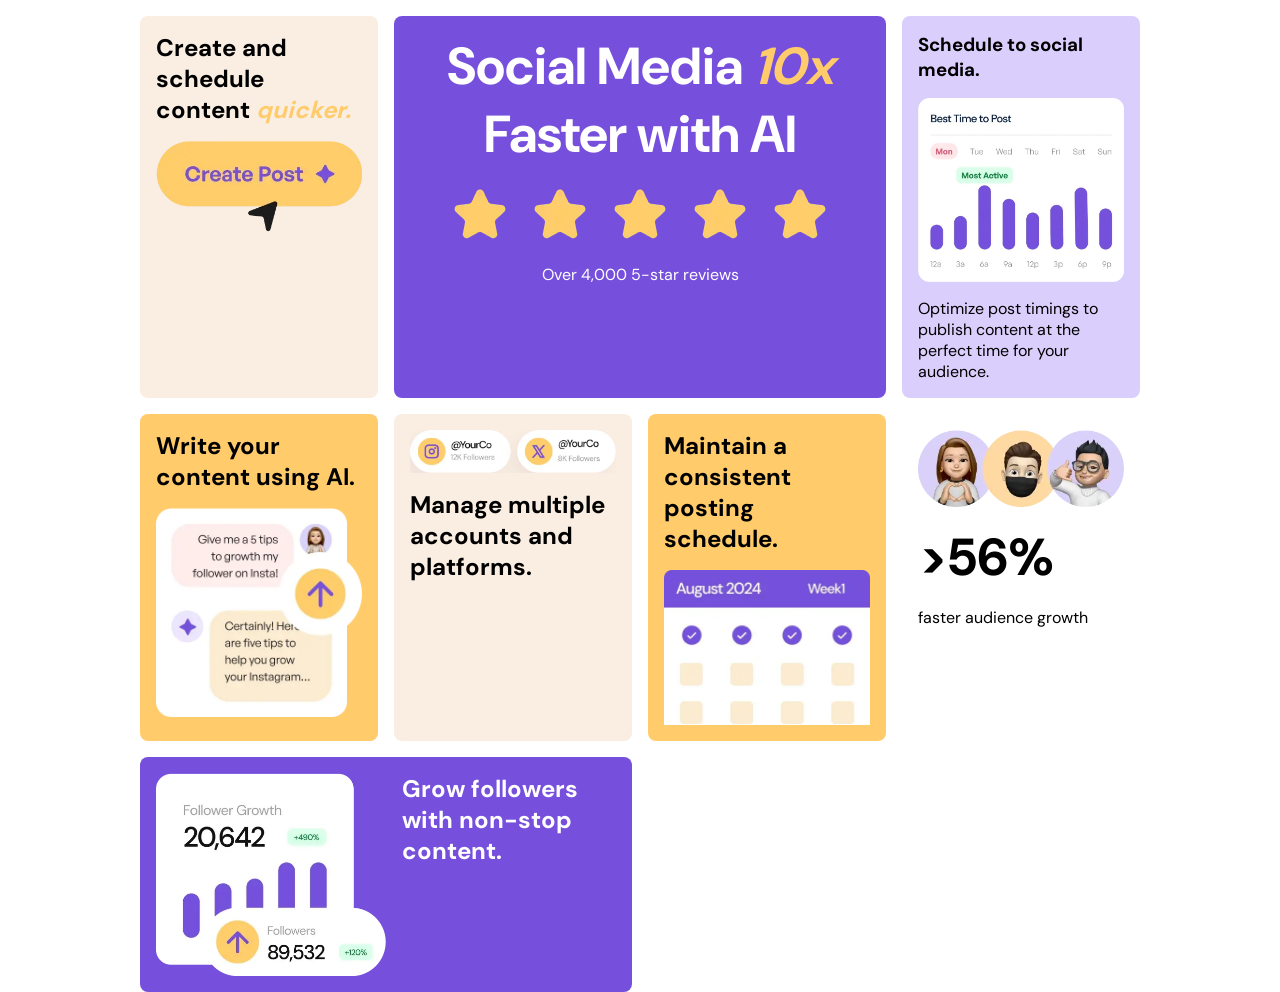
<file: bento-grid-main/index.html>
<!doctype html>
<html lang="en">
  <head>
    <meta charset="UTF-8" />
    <meta name="viewport" content="width=device-width, initial-scale=1.0" />
    <!-- displays site properly based on user's device -->
    <link rel="stylesheet" href="style.css" />
    <link
      rel="icon"
      type="image/png"
      sizes="32x32"
      href="./assets/images/favicon-32x32.png"
    />

    <title>Frontend Mentor | Bento grid</title>

    <!-- Feel free to remove these styles or customise in your own stylesheet 👍 -->
  </head>
  <body>
    <section class="grid-container">
      <div class="flex-col yellow-bg-light">
        <h2>Create and schedule content <span>quicker.</span></h2>
        <img
          src="./assets/images/illustration-create-post.webp"
          alt="create post"
        />
      </div>
      <div class="flex-col purple-bg">
        <h1>Social Media <span> 10x</span> Faster with AI</h1>
        <img
          src="./assets/images/illustration-five-stars.webp"
          alt="social media"
        />
        <p>Over 4,000 5-star reviews</p>
      </div>
      <div class="flex-col purple-bg-light">
        <h3>Schedule to social media.</h3>
        <img
          src="./assets/images/illustration-schedule-posts.webp"
          alt="schedule"
        />
        <p>
          Optimize post timings to publish content at the perfect time for your
          audience.
        </p>
      </div>
      <div class="flex-col yellow-bg">
        <h2>Write your content using AI.</h2>
        <img
          src="./assets/images/illustration-ai-content.webp"
          alt="write content"
        />
      </div>
      <div class="flex-col yellow-bg-light">
        <img
          src="./assets/images/illustration-multiple-platforms.webp"
          alt="multiple platforms"
        />
        <h2>Manage multiple accounts and platforms.</h2>
      </div>
      <div class="flex-col yellow-bg">
        <h2>Maintain a consistent posting schedule.</h2>
        <img
          src="./assets/images/illustration-consistent-schedule.webp"
          alt="schedule"
        />
      </div>

      <div class="flex-col">
        <img src="./assets/images/illustration-audience-growth.webp" alt="" />
        <h1>>56%</h1>
        <p>faster audience growth</p>
      </div>
      <div class="flex-row purple-bg">
        <img
          src="./assets/images/illustration-grow-followers.webp"
          alt="non-stop content"
        />
        <h2>Grow followers with non-stop content.</h2>
      </div>
    </section>
  </body>
</html>
</file>
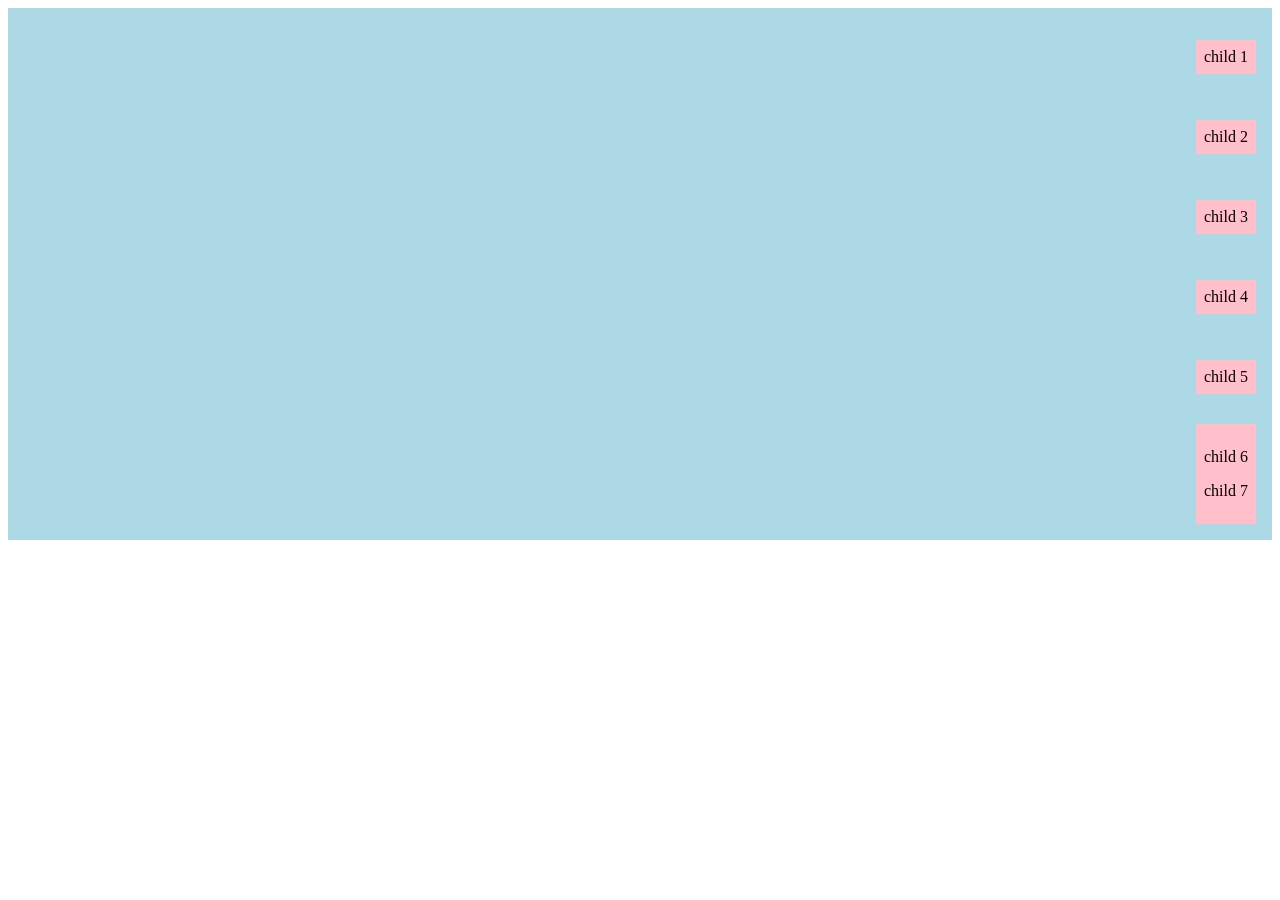
<file: flexbox/index.html>
<!doctype html>
<html lang="en">
  <head>
    <meta charset="UTF-8" />
    <meta name="viewport" content="width=device-width, initial-scale=1.0" />
    <link rel="stylesheet" href="style.css" />
    <title>Document</title>
  </head>
  <body>
    <div id="container">
      <p class="child child-1">child 1</p>
      <p class="child child-2">child 2</p>
      <p class="child child-3">child 3</p>
      <p class="child child-4">child 4</p>
      <p class="child child-5">child 5</p>
      <div class="child child-6">
        <p>child 6</p>
        <p>child 7</p>
      </div>
    </div>
  </body>
</html>
</file>
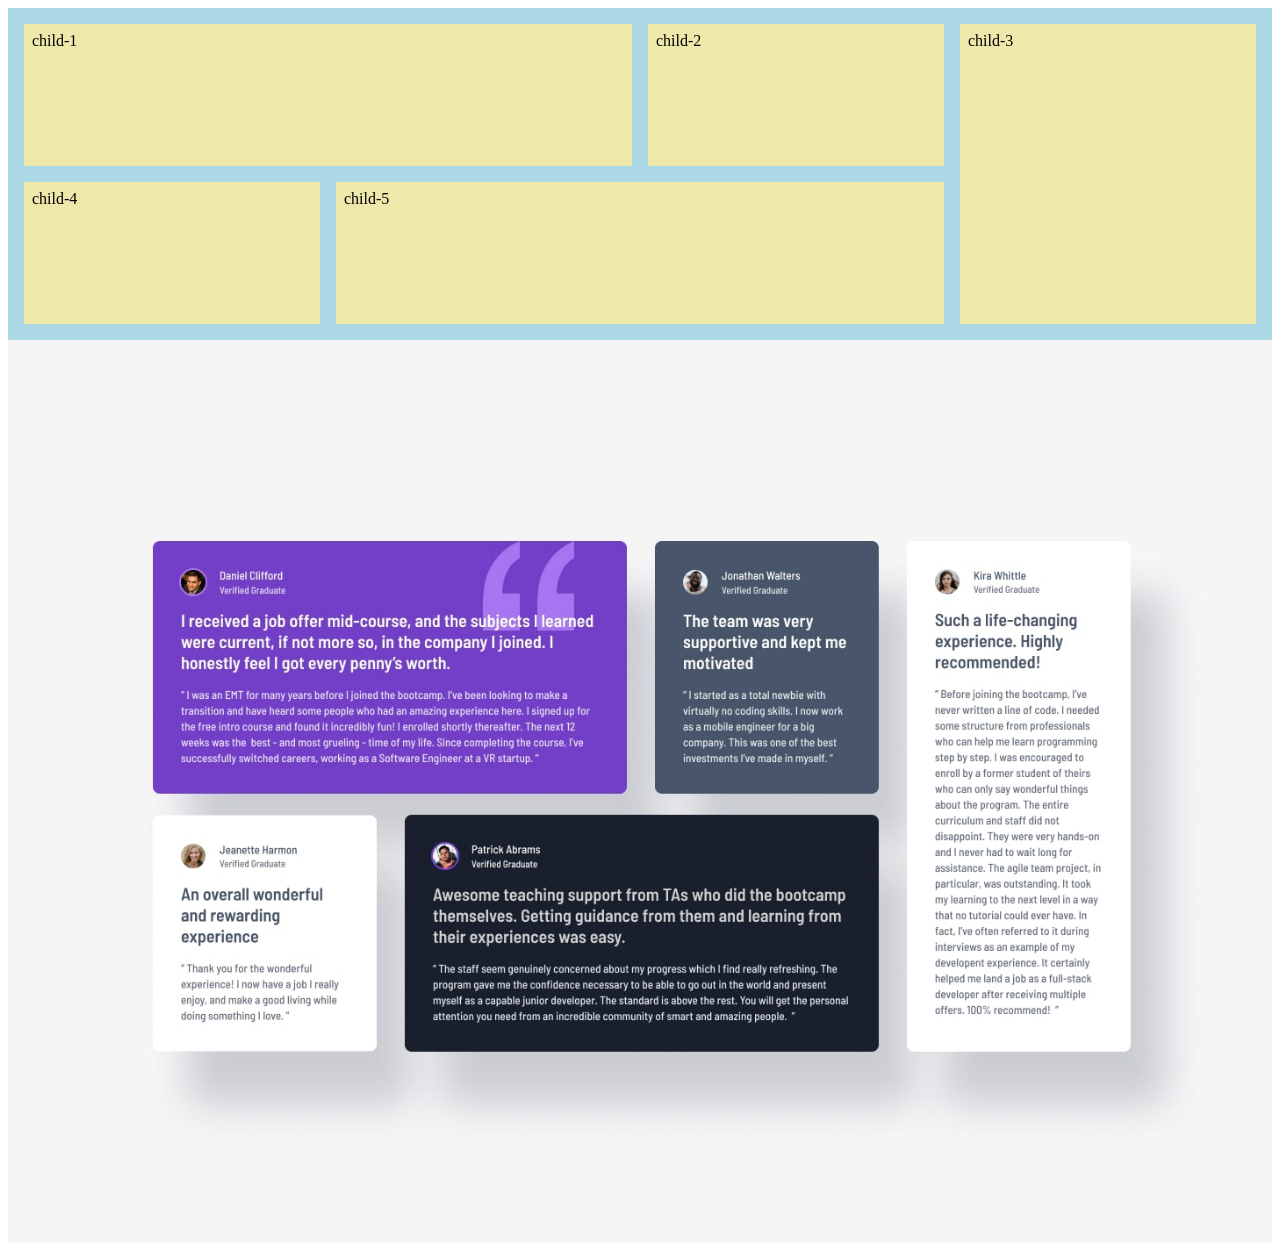
<file: grid css/index.html>
<!doctype html>
<html lang="en">
  <head>
    <meta charset="UTF-8" />
    <meta name="viewport" content="width=device-width, initial-scale=1.0" />
    <title>grid css</title>
    <link rel="stylesheet" href="style.css" />
  </head>
  <body>
    <div id="grid-container">
      <div class="child child-1">child-1</div>
      <div class="child child-2">child-2</div>
      <div class="child child-3">child-3</div>
      <div class="child child-4">child-4</div>
      <div class="child child-5">child-5</div>
    </div>
    <img src="./r6chcuyqkpeadcxdkqld.jpg" alt="hi" />
  </body>
</html>
</file>
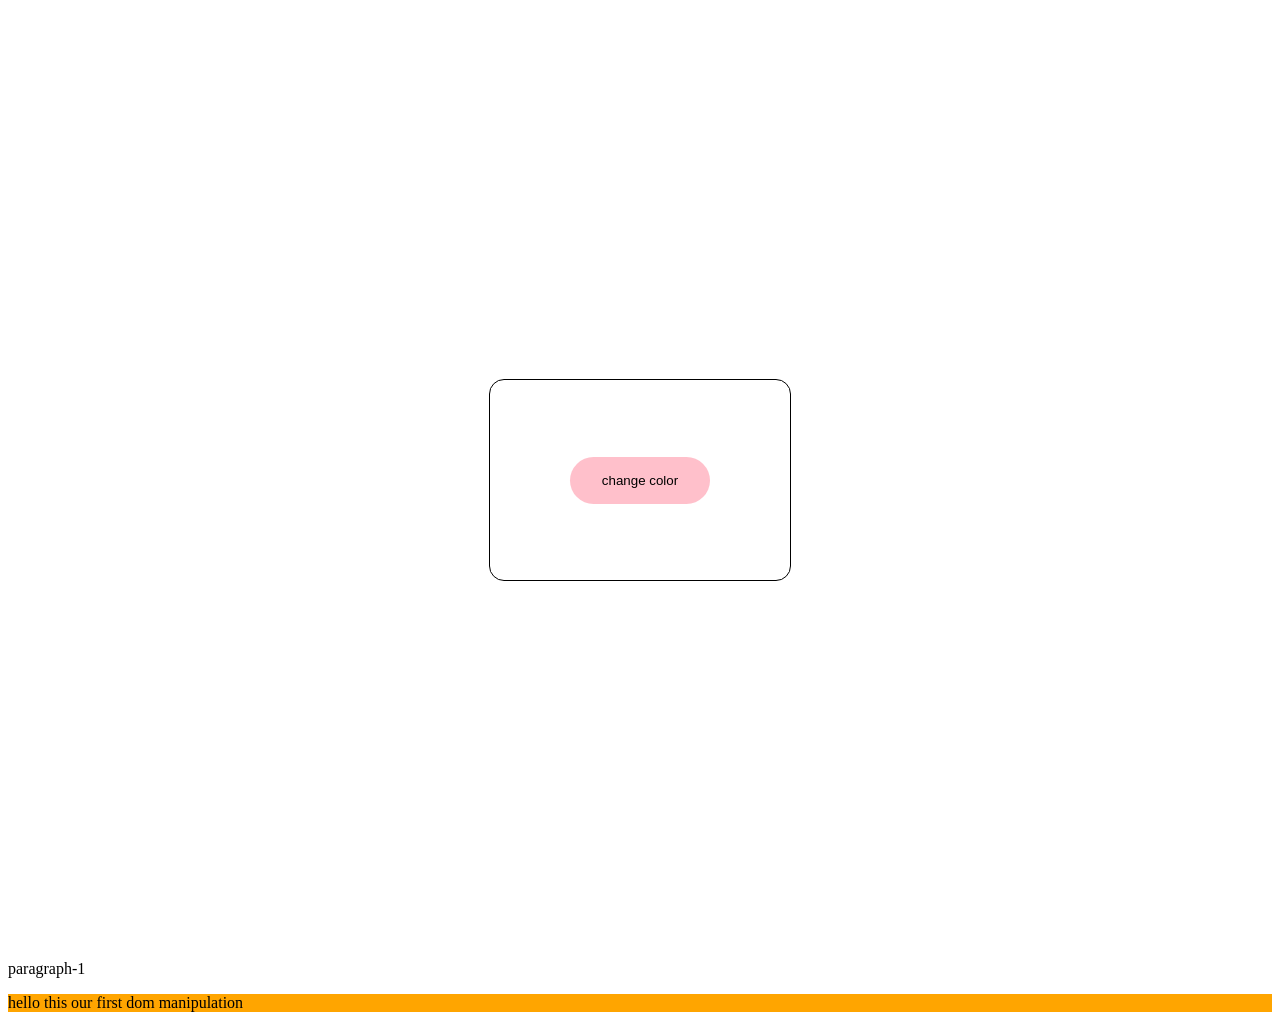
<file: js-dom/index.html>
<!doctype html>
<html lang="en">
  <head>
    <meta charset="UTF-8" />
    <meta name="viewport" content="width=device-width, initial-scale=1.0" />
    <title>random color</title>
    <link rel="stylesheet" href="style.css" />
  </head>
  <body>
    <div id="card">
      <button>change color</button>
    </div>
    <p>paragraph-1</p>
    <p>paragraph-2</p>
    <script src="./script.js"></script>
  </body>
</html>
</file>
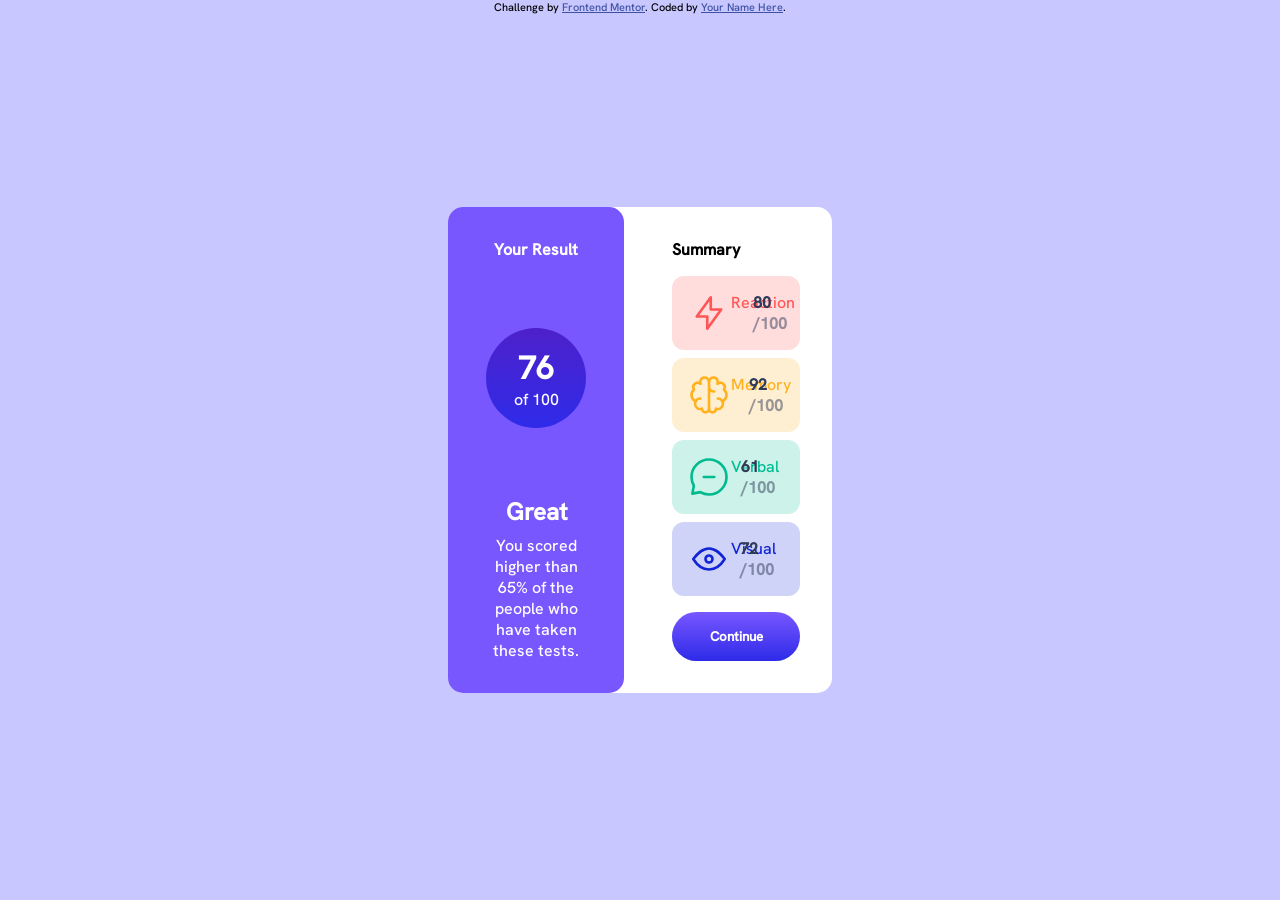
<file: results-summary-component-main/index.html>
<!doctype html>
<html lang="en">
  <head>
    <meta charset="UTF-8" />
    <meta name="viewport" content="width=device-width, initial-scale=1.0" />
    <!-- displays site properly based on user's device -->
    <link rel="stylesheet" href="style.css" />
    <link
      rel="icon"
      type="image/png"
      sizes="32x32"
      href="./assets/images/favicon-32x32.png"
    />

    <title>Frontend Mentor | Results summary component</title>

    <!-- Feel free to remove these styles or customise in your own stylesheet 👍 -->
    <style>
      .attribution {
        font-size: 11px;
        text-align: center;
      }
      .attribution a {
        color: hsl(228, 45%, 44%);
      }
    </style>
  </head>
  <body>
    <div id="results-card">
      <div id="score">
        <h4>Your Result</h4>
        <div class="score-circle">
          <h1>76</h1>
          <p>of 100</p>
        </div>

        <h2>Great</h2>
        <p>
          You scored higher than 65% of the people who have taken these tests.
        </p>
      </div>
      <div id="summary">
        <h4>Summary</h4>
        <ul>
          <li>
            <div>
              <img src="./assets/images/icon-reaction.svg" alt="icon" />
              <p class="type">Reaction</p>
            </div>
            <p class="type-score">80</p>
          </li>
          <li>
            <div>
              <img src="./assets/images/icon-memory.svg" alt="icon" />
              <p class="type">Memory</p>
            </div>
            <p class="type-score">92</p>
          </li>
          <li>
            <div>
              <img src="./assets/images/icon-verbal.svg" alt="icon" />
              <p class="type">Verbal</p>
            </div>
            <p class="type-score">61</p>
          </li>
          <li>
            <div>
              <img src="./assets/images/icon-visual.svg" alt="icon" />
              <p class="type">Visual</p>
            </div>
            <p class="type-score">72</p>
          </li>
        </ul>

        <button>Continue</button>
      </div>
    </div>

    <div class="attribution">
      Challenge by
      <a href="https://www.frontendmentor.io?ref=challenge" target="_blank"
        >Frontend Mentor</a
      >. Coded by <a href="#">Your Name Here</a>.
    </div>
  </body>
</html>
</file>
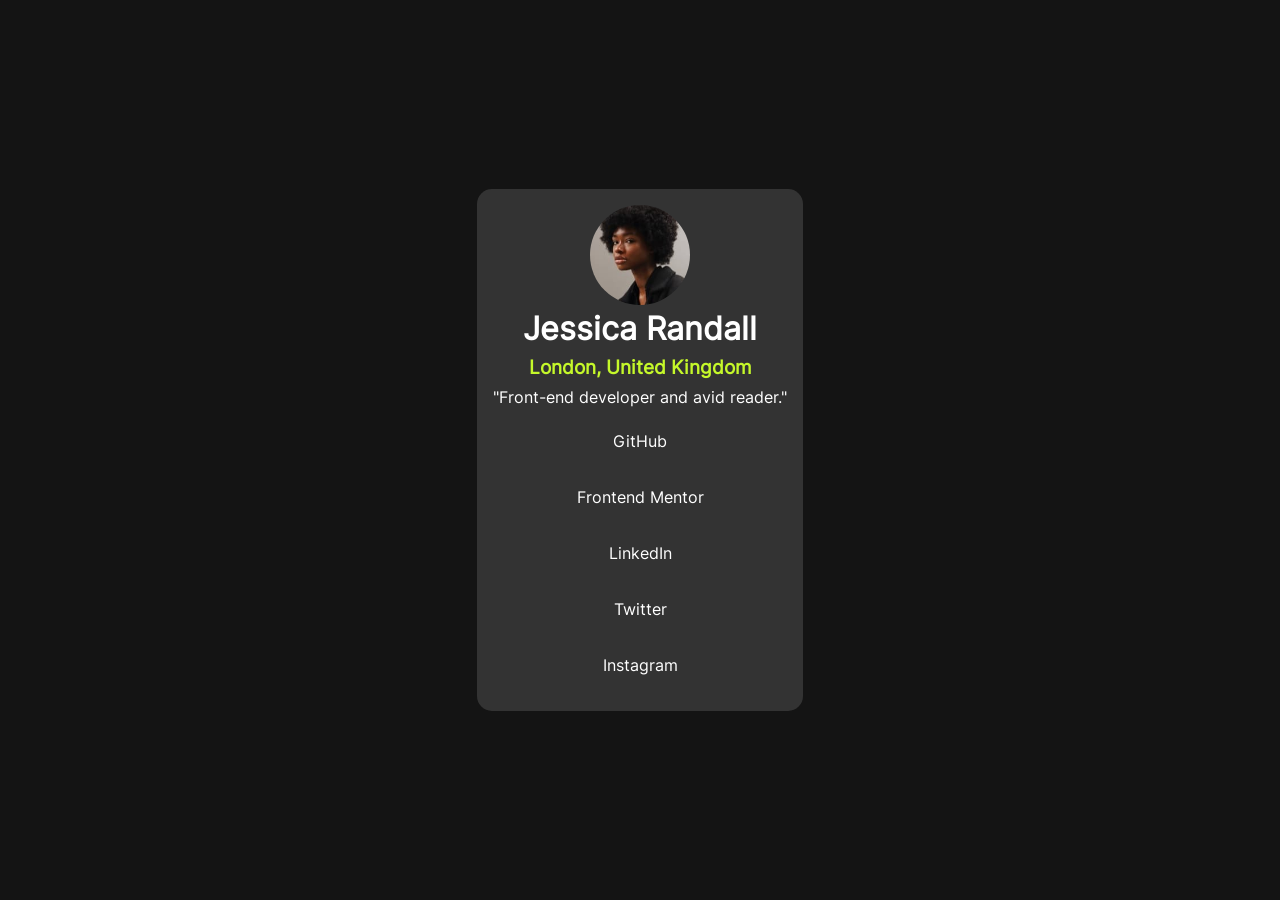
<file: social-links-profile-main/index.html>
<!doctype html>
<html lang="en">
  <head>
    <meta charset="UTF-8" />
    <meta name="viewport" content="width=device-width, initial-scale=1.0" />
    <!-- displays site properly based on user's device -->

    <link
      rel="icon"
      type="image/png"
      sizes="32x32"
      href="./assets/images/favicon-32x32.png"
    />
    <link rel="stylesheet" href="style.css" />
    <title>Frontend Mentor | Social links profile</title>

    <!-- Feel free to remove these styles or customise in your own stylesheet 👍 -->
  </head>
  <body>
    <div id="social-media-card">
      <img src="./assets/images/avatar-jessica.jpeg" alt="avatar" />
      <h1>Jessica Randall</h1>
      <h3>London, United Kingdom</h3>
      <p>"Front-end developer and avid reader."</p>

      <ul>
        <li>
          <a href="#">GitHub</a>
        </li>
        <li>
          <a href="#">Frontend Mentor</a>
        </li>
        <li>
          <a href="#">LinkedIn</a>
        </li>
        <li>
          <a href="#">Twitter</a>
        </li>
        <li>
          <a href="#">Instagram</a>
        </li>
      </ul>
    </div>
  </body>
</html>
</file>
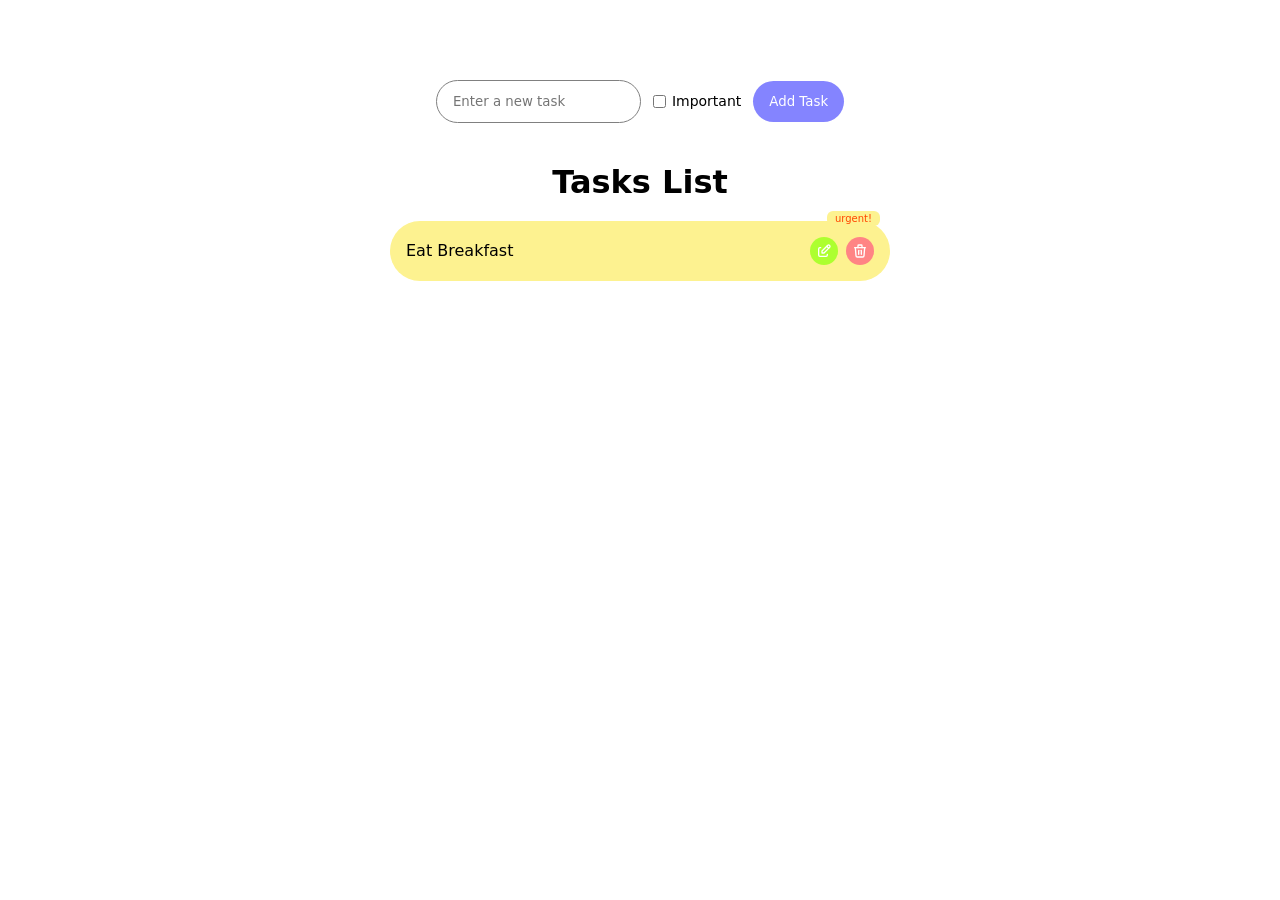
<file: todoapp/index.html>
<!doctype html>
<html lang="en">
  <head>
    <meta charset="UTF-8" />
    <meta name="viewport" content="width=device-width, initial-scale=1.0" />
    <title>to do app</title>
    <link rel="stylesheet" href="style.css" />
  </head>
  <body>
    <form>
      <input type="text" id="task-input" placeholder="Enter a new task" />

      <label class="checkbox">
        <input type="checkbox" id="important" />
        Important
      </label>

      <button type="submit">Add Task</button>
    </form>

    <div class="container">
      <h1>Tasks List</h1>

      <ul>
        <li class="urgent">
          <span>eat breakfast</span>

          <div class="actions">
            <button class="edit">
              <img src="./img/edit.svg" onclick="editTask(event)" alt="edit" />
            </button>

            <button class="delete">
              <img
                src="./img/trash.svg"
                onclick="deleteTask(event)"
                alt="delete"
              />
            </button>
          </div>
        </li>
      </ul>
    </div>

    <script src="script.js"></script>
  </body>
</html>
</file>
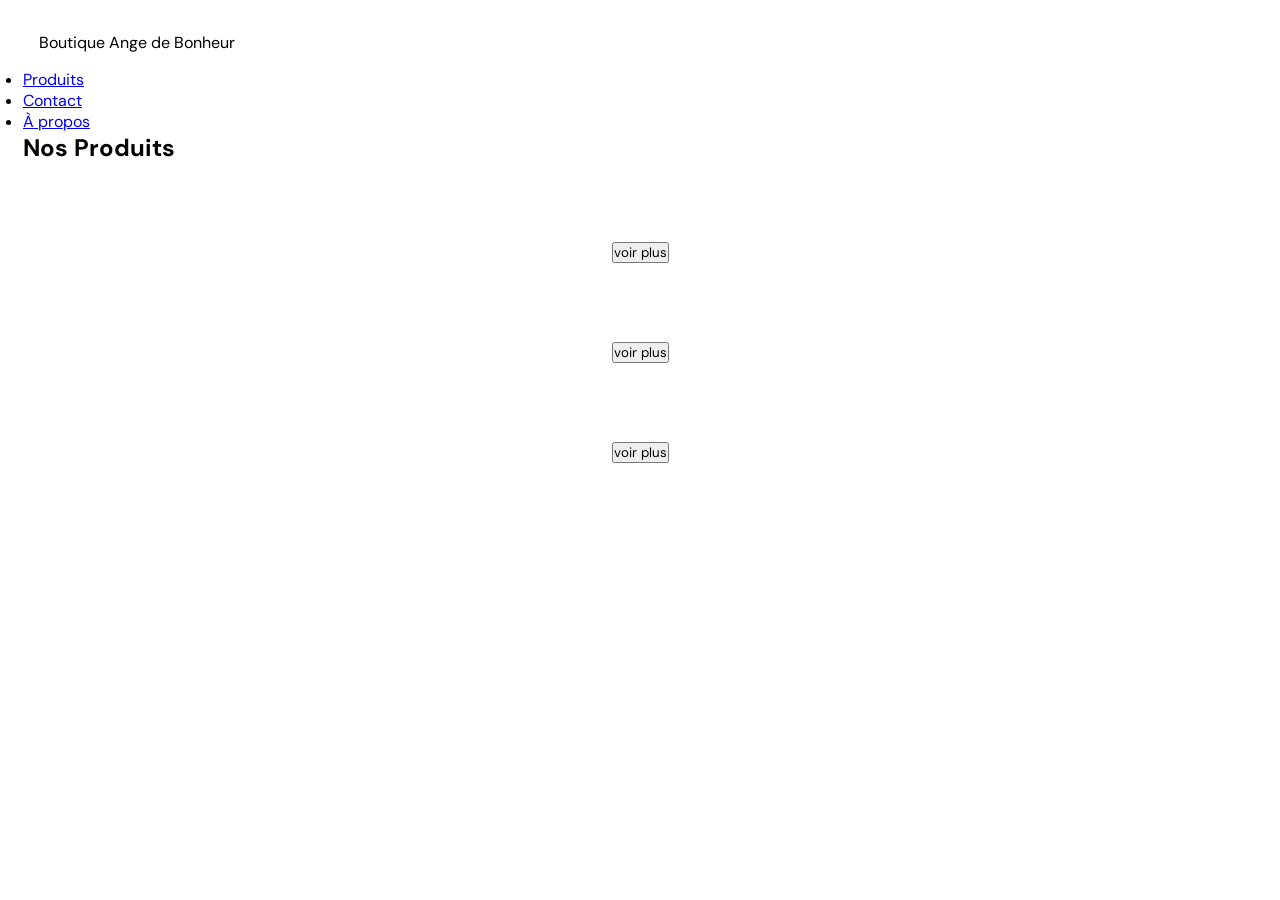
<file: bento-grid-main/jj.html>
<!DOCTYPE html>
<html lang="en">
<head>
    <meta charset="UTF-8">
    <meta name="viewport" content="width=device-width, initial-scale=1.0">
    <title> Magasin Ange de Bonheur</title>
</head>
 <div class="logo">Boutique Ange de Bonheur</div>
  <link rel="stylesheet" href="style.css">
    <nav>
      <ul>
        <li><a href="#produits">Produits</a></li>
        <li><a href="#contact">Contact</a></li>
        <li><a href="#about">À propos</a></li>
      </ul>
    </nav>
  </header>
<body>
<main>
    <section id="produits" class="produits">
      <h2>Nos Produits</h2>
      <div class="grid-produits">
        <!-- Fiche produit -->
        <div class="produit">
          <h3> Articles pour fille</h3>
          <p>Élégance au quotidien, Confort et style réunis </p>
          <button> voir plus </button>
        </div>
        <div class="produit">
          <h3> article pour garçon </h3>
          <p>Parce que chaque garçon mérite un style qui reflète sa personnalité et son énergie</p>
          <button> voir plus</button>
        </div>
        <div class="produit">
          <h3>Article pour femme </h3>
          <p>Pensé pour les femmes modernes, nos produits allient style, confort et sophistication.</p>
          <button> voir plus</button>
        </div>
        
      </div>
    </section>
  </main>
    
</body>
</html>
</file>
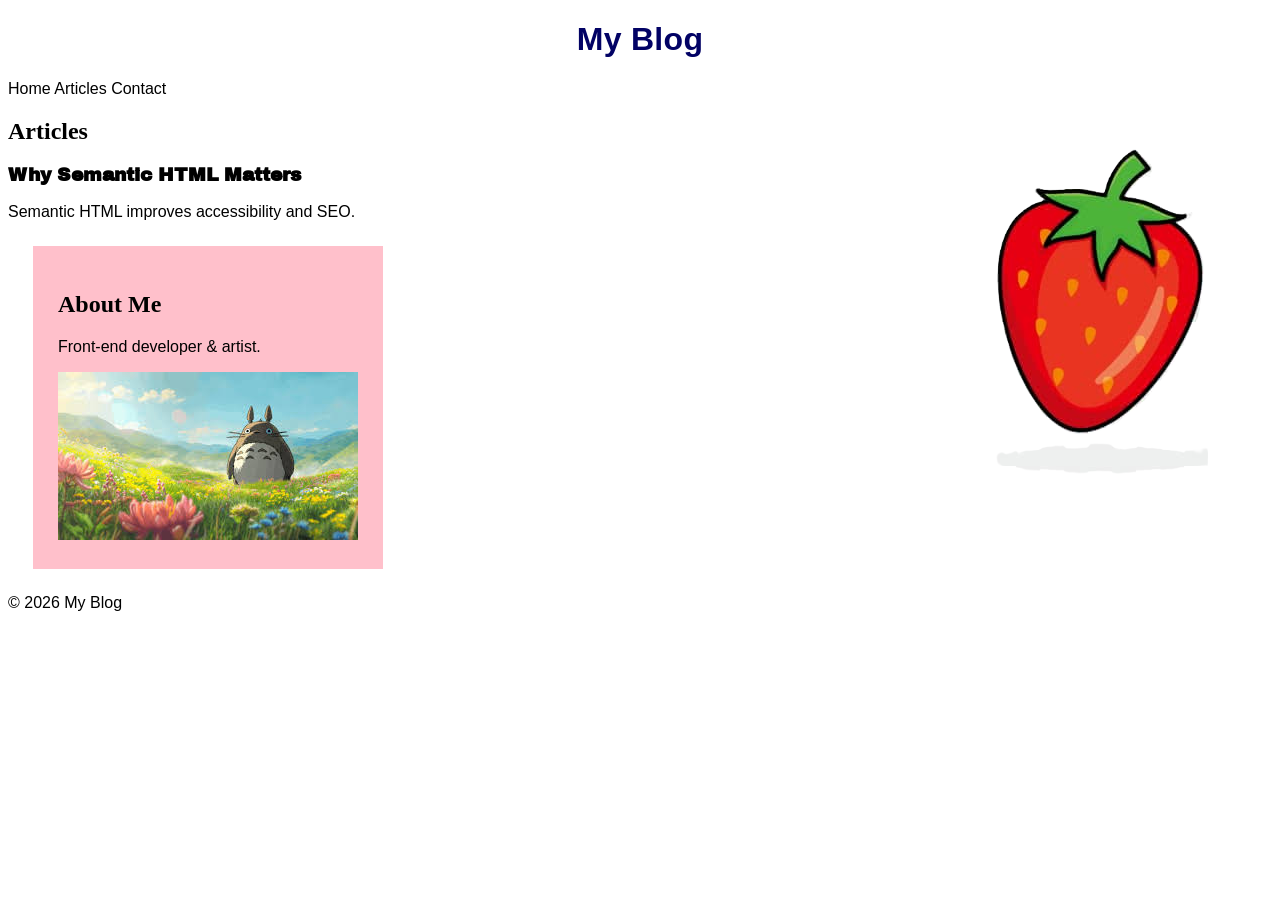
<file: html-course/blog-semantic.html>
<!doctype html>
<html lang="en">
  <head>
    <link rel="stylesheet" href="style.css" />
    <meta charset="UTF-8" />
    <meta name="viewport" content="width=device-width, initial-scale=1.0" />
    <link rel="preconnect" href="https://fonts.googleapis.com" />
    <link rel="preconnect" href="https://fonts.gstatic.com" crossorigin />
    <link
      href="https://fonts.googleapis.com/css2?family=Archivo+Black&family=Betania+Patmos+In+GDL&display=swap"
      rel="stylesheet"
    />
    <title>blog</title>
  </head>
  <body>
    <header>
      <h1 class="red-text">My Blog</h1>

      <nav>
        <a href="#">Home</a>
        <a href="#">Articles</a>
        <a href="#">Contact</a>
      </nav>
    </header>

    <main>
      <section aria-labelledby="articles-title">
        <h2 class="red-text" id="articles-title">Articles</h2>

        <article>
          <h3>Why Semantic HTML Matters</h3>
          <p id="not-like-other-paragraphs">
            Semantic HTML improves accessibility and SEO.
          </p>
        </article>
      </section>

      <aside>
        <section aria-labelledby="about-title" id="article-about">
          <h2 id="about-title">About Me</h2>
          <p>Front-end developer & artist.</p>
          <img
            src="[data-uri]"
            alt="hidden image"
          />
        </section>
      </aside>
    </main>

    <footer class="red-text">© 2026 My Blog</footer>
  </body>
</html>
</file>
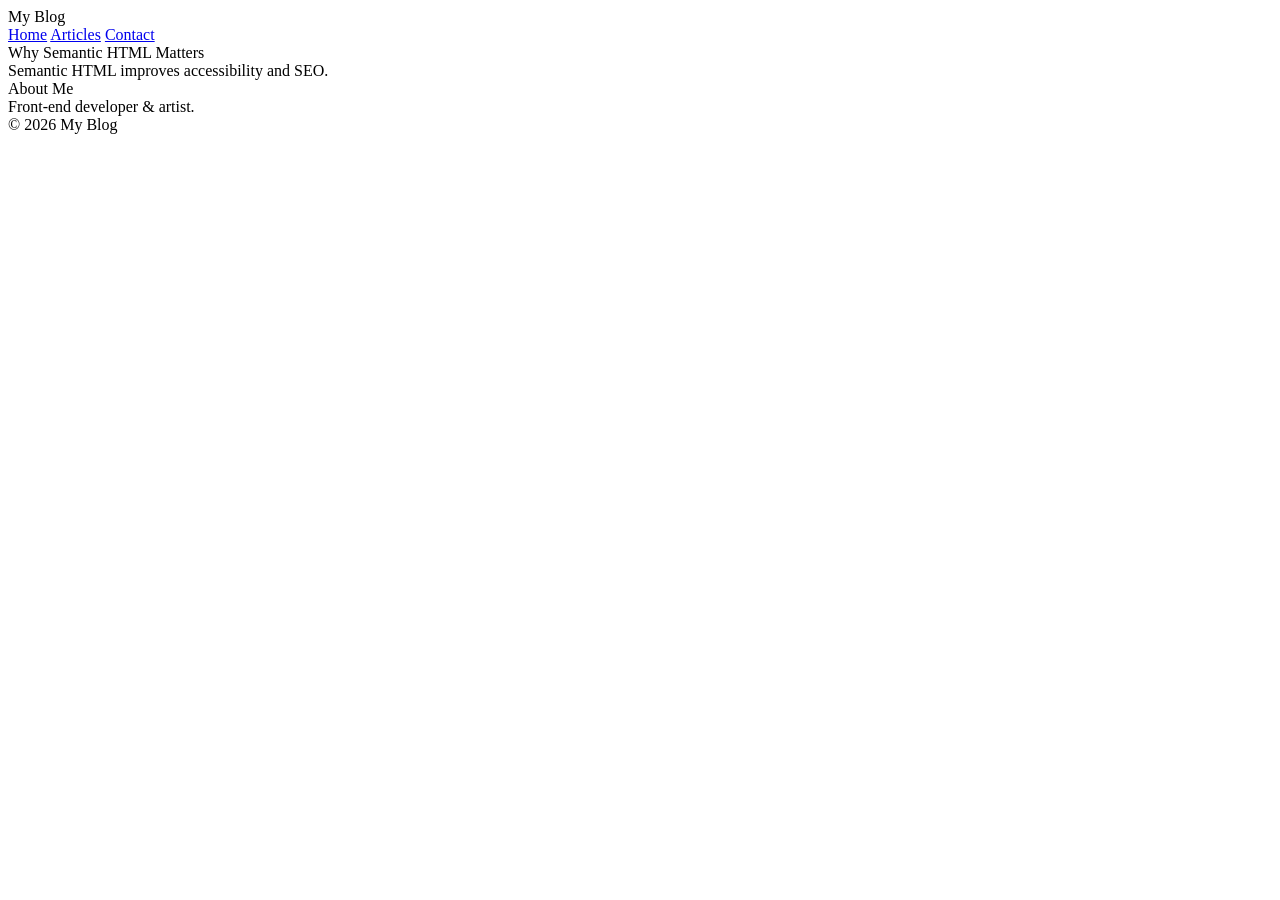
<file: html-course/blog.html>
<!doctype html>
<html lang="en">
  <head>
    <meta charset="UTF-8" />
    <meta name="viewport" content="width=device-width, initial-scale=1.0" />
    <title>My Blog</title>
  </head>
  <body>
    <div class="page">
      <div class="top-bar">
        <div class="logo">My Blog</div>
        <div class="menu">
          <a href="#">Home</a>
          <a href="#">Articles</a>
          <a href="#">Contact</a>
        </div>
      </div>

      <div class="content">
        <div class="post">
          <div class="title">Why Semantic HTML Matters</div>
          <div class="text">Semantic HTML improves accessibility and SEO.</div>
        </div>

        <div class="sidebar">
          <div class="title">About Me</div>
          <div class="text">Front-end developer & artist.</div>
        </div>
      </div>

      <div class="bottom">© 2026 My Blog</div>
    </div>
  </body>
</html>
</file>
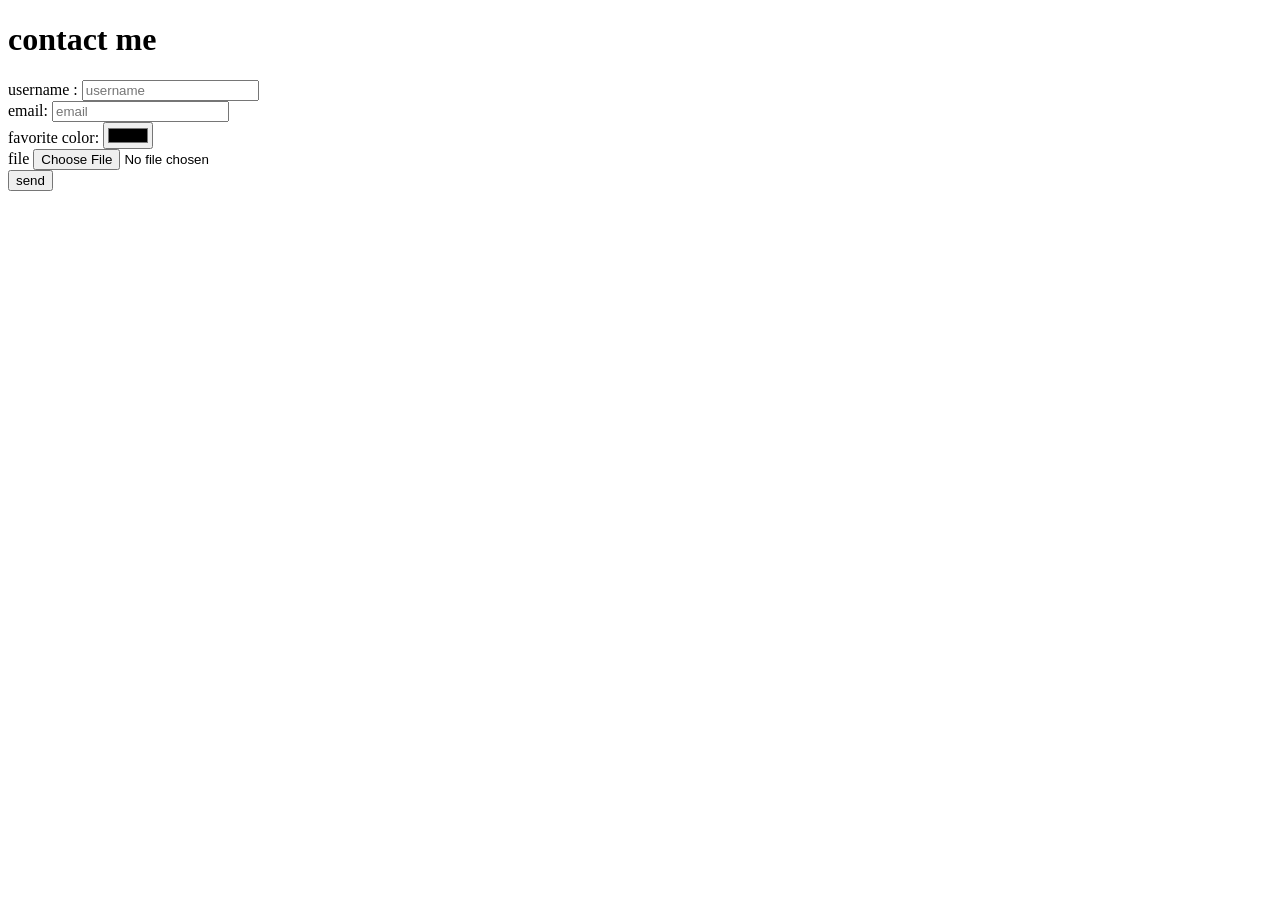
<file: html-course/contact.html>
<!doctype html>
<html lang="en">
  <head>
    <meta charset="UTF-8" />
    <meta name="viewport" content="width=device-width, initial-scale=1.0" />
    <title>contact page</title>
  </head>
  <body>
    <h1>contact me</h1>
    <form>
      <div>
        <label for="username">username : </label>
        <input type="text" id="username" placeholder="username" />
      </div>
      <div>
        <label for="email">email:</label>
        <input type="email" id="email" placeholder="email" />
      </div>
      <div>
        <label for="color">favorite color:</label>
        <input type="color" id="color" />
      </div>
      <div>
        <label for="file">file</label>
        <input type="file" id="file" />
      </div>
      <button>send</button>
    </form>
    <!--
    *nav : liens de 4 sections de plage 
    *section 1 : hero : nom et prenom + photo
    *section 2 : title 'about ' + description
    *section 3 : title resume + video 
    *section 4 : contact , title contact ; form nom , email et textarea
    *footer : les liens de reseaux sociaux ou wikipeadia
    *
    -->
  </body>
</html>
</file>
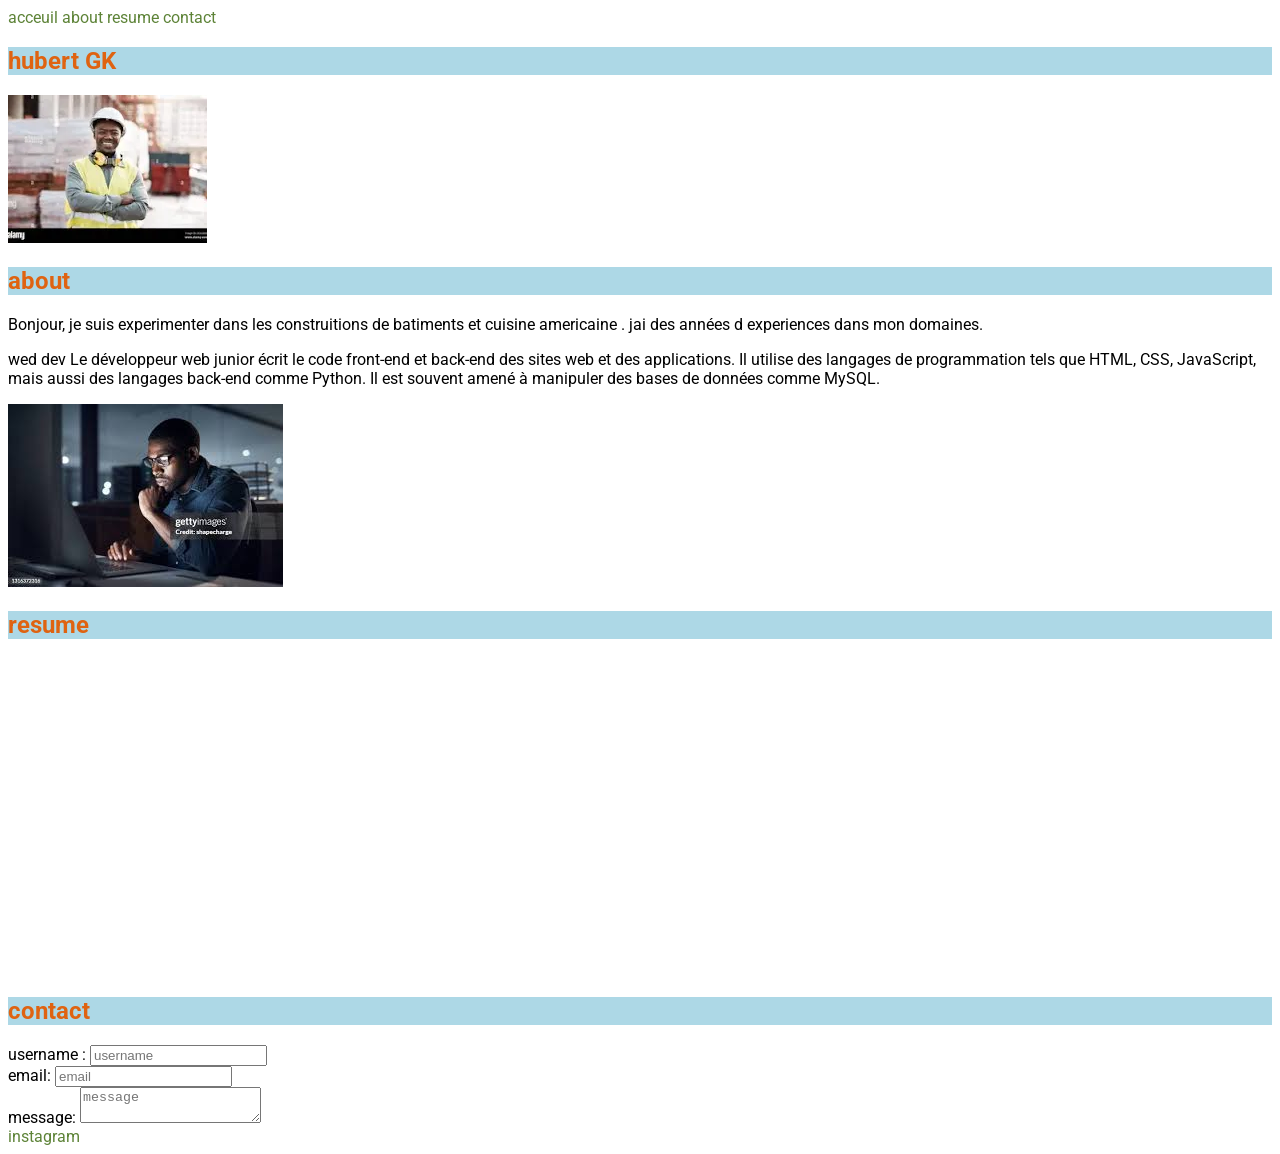
<file: html-course/fix.html>
<!doctype html>
<html lang="en">
  <head>
    <link rel="stylesheet" href="fix.css" />
    <link rel="preconnect" href="https://fonts.googleapis.com" />
    <link rel="preconnect" href="https://fonts.gstatic.com" crossorigin />
    <link
      href="https://fonts.googleapis.com/css2?family=Roboto:ital,wght@0,100..900;1,100..900&display=swap"
      rel="stylesheet"
    />
    <meta charset="UTF-8" />
    <meta name="viewport" content="width=device-width, initial-scale=1.0" />
    <title>Document</title>
  </head>
  <body>
    <nav>
      <a href="#hero">acceuil</a>
      <a href="#about">about</a>
      <a href="#resume">resume</a>
      <a href="#contact">contact</a>
    </nav>
    <section id="hero">
      <h1>hubert GK</h1>
      <img
        src="[data-uri]
"
        alt="profile"
      />
    </section>
    <section id="about">
      <h1>about</h1>
      <p>
        Bonjour, je suis experimenter dans les construitions de batiments et
        cuisine americaine . jai des années d experiences dans mon domaines.
      </p>
      <p>
        wed dev Le développeur web junior écrit le code front-end et back-end
        des sites web et des applications. Il utilise des langages de
        programmation tels que HTML, CSS, JavaScript, mais aussi des langages
        back-end comme Python. Il est souvent amené à manipuler des bases de
        données comme MySQL.
      </p>
      <img
        src="[data-uri]"
        alt="about"
      />
    </section>
    <section id="resume">
      <h1>resume</h1>
      <iframe
        width="560"
        height="315"
        src="https://www.youtube.com/embed/zqevVD7fTzg?si=wsnt0DTo72efzeIr"
        title="YouTube video player"
        frameborder="0"
        allow="
          accelerometer;
          autoplay;
          clipboard-write;
          encrypted-media;
          gyroscope;
          picture-in-picture;
          web-share;
        "
        referrerpolicy="strict-origin-when-cross-origin"
        allowfullscreen
      ></iframe>
    </section>

    <section id="contact">
      <h1>contact</h1>
      <form>
        <div>
          <label for="username">username : </label>
          <input type="text" id="username" placeholder="username" />
        </div>
        <div>
          <label for="email">email:</label>
          <input type="email" id="email" placeholder="email" />
        </div>
        <div>
          <label for="message">message:</label>
          <textarea id="message" placeholder="message"></textarea>
        </div>
      </form>
    </section>

    <footer>
      <a href="https://www.instagram.com/mbeurna">instagram</a>
    </footer>
  </body>
</html>
</file>
<file: bento-grid-main/style.css>
@font-face {
  font-family: "DM sans";
  src: url(./assets/fonts/DMSans-VariableFont.ttf);
}

* {
  margin: 0;
  padding: 0;
  max-width: 100%;
  font-family: "DM sans";
}
body {
  padding: 16px 23px;
}
div {
  padding: 16px;
  border-radius: 8px;
}
.flex-col {
  display: flex;
  flex-direction: column;
  gap: 16px;
}
.flex-row {
  display: flex;
  gap: 16px;
}
div:nth-child(2) {
  grid-column: span 2;
  grid-row: span 1.5;
  align-items: center;
  color: white;
  text-align: center;
}
div:nth-child(3) {
  grid-row: span 2.5;
}
div:nth-child(1),
div:nth-child(4) {
  grid-row: span 1.75;
}
div:nth-child(8) {
  grid-column: span 2;
  color: white;
}
div:nth-child(8) img {
  width: 50%;
}
.grid-container {
  display: grid;
  grid-template-columns: repeat(4, 1fr);
  gap: 16px;
  max-height: 100vh;
  max-width: 1000px;
  margin: auto;
}
/*

- Purple 100: hsl(254, 88%, 90%)
- Purple 500: hsl(256, 67%, 59%)

- Yellow 100: hsl(31, 66%, 93%)
- Yellow 500: hsl(39, 100%, 71%)
*/
.yellow-bg-light {
  background-color: hsl(31, 66%, 93%);
}
.yellow-bg {
  background-color: hsl(39, 100%, 71%);
}
.purple-bg {
  background-color: hsl(256, 67%, 59%);
}
.purple-bg-light {
  background-color: hsl(254, 88%, 90%);
}
h1 {
  font-size: 52px;
}
span:nth-child(1) {
  color: hsl(256, 67%, 59%);
  font-style: italic;
}
span:nth-child(1) {
  color: hsl(39, 100%, 71%);
  font-style: italic;
}
@media (max-width: 600px) {
  .grid-container {
    grid-template-columns: repeat(1, 1fr);
  }
  .div:nth-child(8),
  .div:nth-child(2) {
    grid-column: span 1;
  }
  .flex-row {
    flex-direction: column;
  }
  div {
    width: 100%;
  }
}
</file>
<file: flexbox/style.css>
#container {
  background-color: lightblue;
  padding: 16px;
  justify-content: space-between;
  height: 500px;
  align-items: end;
  display: flex;
  flex-direction: column;
}

.child {
  padding: 8px;
  background-color: pink;
}
</file>
<file: grid css/style.css>
#grid-container {
  background-color: lightblue;
  padding: 16px;
  display: grid;
  grid-template-columns: repeat(4, 1fr);
  gap: 16px;
  height: 300px;
}
.child {
  background-color: palegoldenrod;
  padding: 8px;
}
.child-1,
.child-5 {
  grid-column: span 2;
}
.child-3 {
  grid-row: span 2;
}
img {
  width: 100%;
}
</file>
<file: js-dom/style.css>
#card {
  width: 300px;
  height: 200px;
  border: 1px solid black;
  display: flex;
  justify-content: center;
  align-items: center;
  margin: 30% auto;
  border-radius: 15px;
}
button {
  border: none;
  padding: 16px 32px;
  border-radius: 999px;
  background-color: pink;
}
.orange {
  background-color: #528550;
}
</file>
<file: results-summary-component-main/style.css>
@font-face {
  font-family: "font";
  src: url(./assets/fonts/static/HankenGrotesk-Medium.ttf);
}
* {
  margin: 0;
  padding: 0;
  font-family: "font";
  max-width: 100%;
  box-sizing: border-box;
}
body {
  background-color: hsl(241, 100%, 89%);
}
#results-card {
  display: flex;
  position: absolute;
  top: 50%;
  left: 50%;
  transform: translate(-50%, -50%);
  width: 30%;
  gap: 16px;
  background-color: white;
  border-radius: 15px;
}

#score {
  width: 50%;
  text-align: center;
  color: white;
  background-color: hsl(252, 100%, 67%);
  padding: 32px;
  display: flex;
  flex-direction: column;
  gap: 8px;
  border-radius: 15px;
}
.score-circle {
  width: 100px;
  height: 100px;
  display: flex;
  flex-direction: column;
  justify-content: center;
  align-items: center;
  background-color: hsl(241, 81%, 54%);
  background-image: linear-gradient(
    hsla(256, 72%, 46%, 1),
    hsla(241, 72%, 46%, 0)
  );

  margin: auto;
  border-radius: 50%;
}
ul {
  list-style: none;
}
li {
  display: flex;
  justify-content: space-between;
}
li div {
  display: flex;
  gap: 1px;
}
#summary {
  width: 50%;
  display: flex;
  flex-direction: column;
  gap: 16px;
  padding: 32px;
}
li {
  padding: 16px;
  border-radius: 12px;
}
li:nth-child(1) {
  background-color: hsl(0 100% 67% / 0.2);
  color: hsl(0, 100%, 67%);
}
li:nth-child(2) {
  background-color: hsl(39 100% 56% / 0.2);
  color: hsl(39, 100%, 56%);
}
li:nth-child(3) {
  background-color: hsl(166 100% 37% / 0.2);
  color: hsl(166, 100%, 37%);
}
li:nth-child(4) {
  background-color: hsl(234 85% 45% / 0.2);
  color: hsl(234, 85%, 45%);
}
.type-score {
  color: hsl(224, 30%, 27%);
  font-weight: bold;
}

.type-score::after {
  content: " /100";
  color: hsl(224 30% 27% / 0.5);
}
ul {
  display: flex;
  flex-direction: column;
  gap: 8px;
}
button {
  border-radius: 999px;
  border: none;
  padding: 16px;
  color: white;
  font-weight: bold;
  background-image: linear-gradient(hsl(252, 100%, 67%), hsl(241, 81%, 54%));
  cursor: pointer;
}
@media (max-width: 600px) {
  #results-card {
    flex-direction: column;
    width: 80%;
  }
  #score,
  #summary {
    width: 100%;
    padding: 8px;
  }
}
</file>
<file: social-links-profile-main/style.css>
/*
- Green: hsl(75, 94%, 57%)

- White: hsl(0, 0%, 100%)

- Grey 700: hsl(0, 0%, 20%)
- Grey 800: hsl(0, 0%, 12%)
- Grey 900: hsl(0, 0%, 8%)
*/
* {
  margin: 0;
  padding: 0;
}
@font-face {
  font-family: "inter";
  src: url(./assets/fonts/static/Inter-Regular.ttf);
}
body {
  font-family: "inter";
  background-color: hsl(0, 0%, 8%);
  color: white;
}
ul {
  list-style: none;
}
a {
  text-decoration: none;
  color: inherit;
  width: 100%;
}
#social-media-card {
  background-color: hsl(0, 0%, 20%);
  max-width: 300px;
  text-align: center;
  padding: 16px;
  border-radius: 15px;
  left: 50%;
  top: 50%;
  position: absolute;
  transform: translate(-50%, -50%);
}
img {
  height: 100px;
  border-radius: 50%;
}
h3 {
  color: hsl(75, 94%, 57%);
}
li:hover {
  background-color: hsl(75, 94%, 57%);
  color: hsl(0, 0%, 8%);
}
h1,
h3,
p {
  margin-bottom: 8px;
}
li {
  margin-bottom: 4px;
  width: 100%;
  padding-top: 16px;
  padding-bottom: 16px;
  border-radius: 15px;
}
</file>
<file: todoapp/style.css>
* {
  margin: 0;
  padding: 0;
  box-sizing: border-box;
  font-family:
    system-ui,
    -apple-system,
    BlinkMacSystemFont,
    "Segoe UI",
    Roboto,
    Oxygen,
    Ubuntu,
    Cantarell,
    "Open Sans",
    "Helvetica Neue",
    sans-serif;
}

body {
  padding-top: 60px;
}

/* ---------- FORM ---------- */
form {
  display: flex;
  justify-content: center;
  align-items: center;
  gap: 12px;
  margin-top: 20px;
}

form input,
form button {
  padding: 0.8rem 1rem;
  border-radius: 999px;
}

form input[type="text"] {
  border: 1px solid grey;
  outline: none;
}

form button {
  border: none;
  background-color: rgb(132, 132, 255);
  color: white;
  cursor: pointer;
}

/* checkbox label */
.checkbox {
  display: flex;
  align-items: center;
  gap: 6px;
  font-size: 14px;
}

/* ---------- CONTAINER ---------- */
.container {
  display: flex;
  flex-direction: column;
  align-items: center;
  margin-top: 40px;
}

h1 {
  text-align: center;
}

/* ---------- LIST ---------- */
ul {
  margin-top: 20px;
  list-style: none;
  width: 100%;
  display: flex;
  flex-direction: column;
  align-items: center;
  gap: 12px;
}

li {
  display: flex;
  justify-content: space-between;
  align-items: center;

  padding: 1rem;
  width: 100%;
  max-width: 500px;

  border-radius: 999px;
  background: #f5f5f5;
}

span {
  text-transform: capitalize;
}

/* ---------- ACTIONS ---------- */
.actions {
  display: flex;
  gap: 8px;
}

button {
  border: none;
  cursor: pointer;
  padding: 6px;
  border-radius: 50%;
  display: flex;
  align-items: center;
  justify-content: center;
}

button img {
  width: 16px;
  height: 16px;
}

/* ---------- STATES ---------- */
.urgent {
  background-color: rgb(253, 242, 144);
  position: relative;
}

.urgent::after {
  content: "urgent!";
  position: absolute;
  font-size: 10px;
  top: -10px;
  right: 10px;
  background-color: inherit;
  padding: 2px 8px;
  border-radius: 6px;
  color: orangered;
}

.edit {
  background-color: greenyellow;
}

.delete {
  background-color: rgb(255, 132, 132);
}
</file>
<file: html-course/style.css>
/*
h1 {
  text-align: center;
  font-family: "Franklin Gothic Medium", "Arial Narrow", Arial, sans-serif;
}
p {
  background-color: orange;
}
h2 {
  color: blue;
}
#not-like-other-paragraphs {
  color: white;
  font-weight: bold;
  font-family: sans-serif;
  padding: 1px;
}
.red-text {
  color: red;
  background-color: pink;
}
*/
body {
  font-family:
    "Lucida Sans", "Lucida Sans Regular", "Lucida Grande",
    "Lucida Sans Unicode", Geneva, Verdana, sans-serif;
  background-image: url(./bg.png);
  background-repeat: no-repeat;
  background-position: 100%;
}
a {
  text-decoration: none;
  color: inherit;
  font-family:
    "Lucida Sans", "Lucida Sans Regular", "Lucida Grande",
    "Lucida Sans Unicode", Geneva, Verdana, sans-serif;
}
h1 {
  text-align: center;
  font-family: "Franklin Gothic Medium", "Arial Narrow", Arial, sans-serif;
  color: rgb(2, 2, 101);
  letter-spacing: 0.3px;
}
h2,
h3 {
  font-family: "Archivo Black", sans-serif;
}
#article-about {
  background-color: pink;
  padding: 25px;
  margin: 25px;
  width: 300px;
}
h2 {
  font-family: "Betania Patmos In GDL", cursive;
}
/*
import 'roboto' from google fonts 
apply to the whole page
change bg color of h1, h2 and colors
eliminate the underline des liens et change leur couler
*/
</file>
<file: html-course/fix.css>
body {
  font-family: "roboto";
}
h1 {
  background-color: lightblue;
  color: #df6311;
}
a {
  text-decoration: none;
  color: rgb(93, 131, 55);
}
</file>
